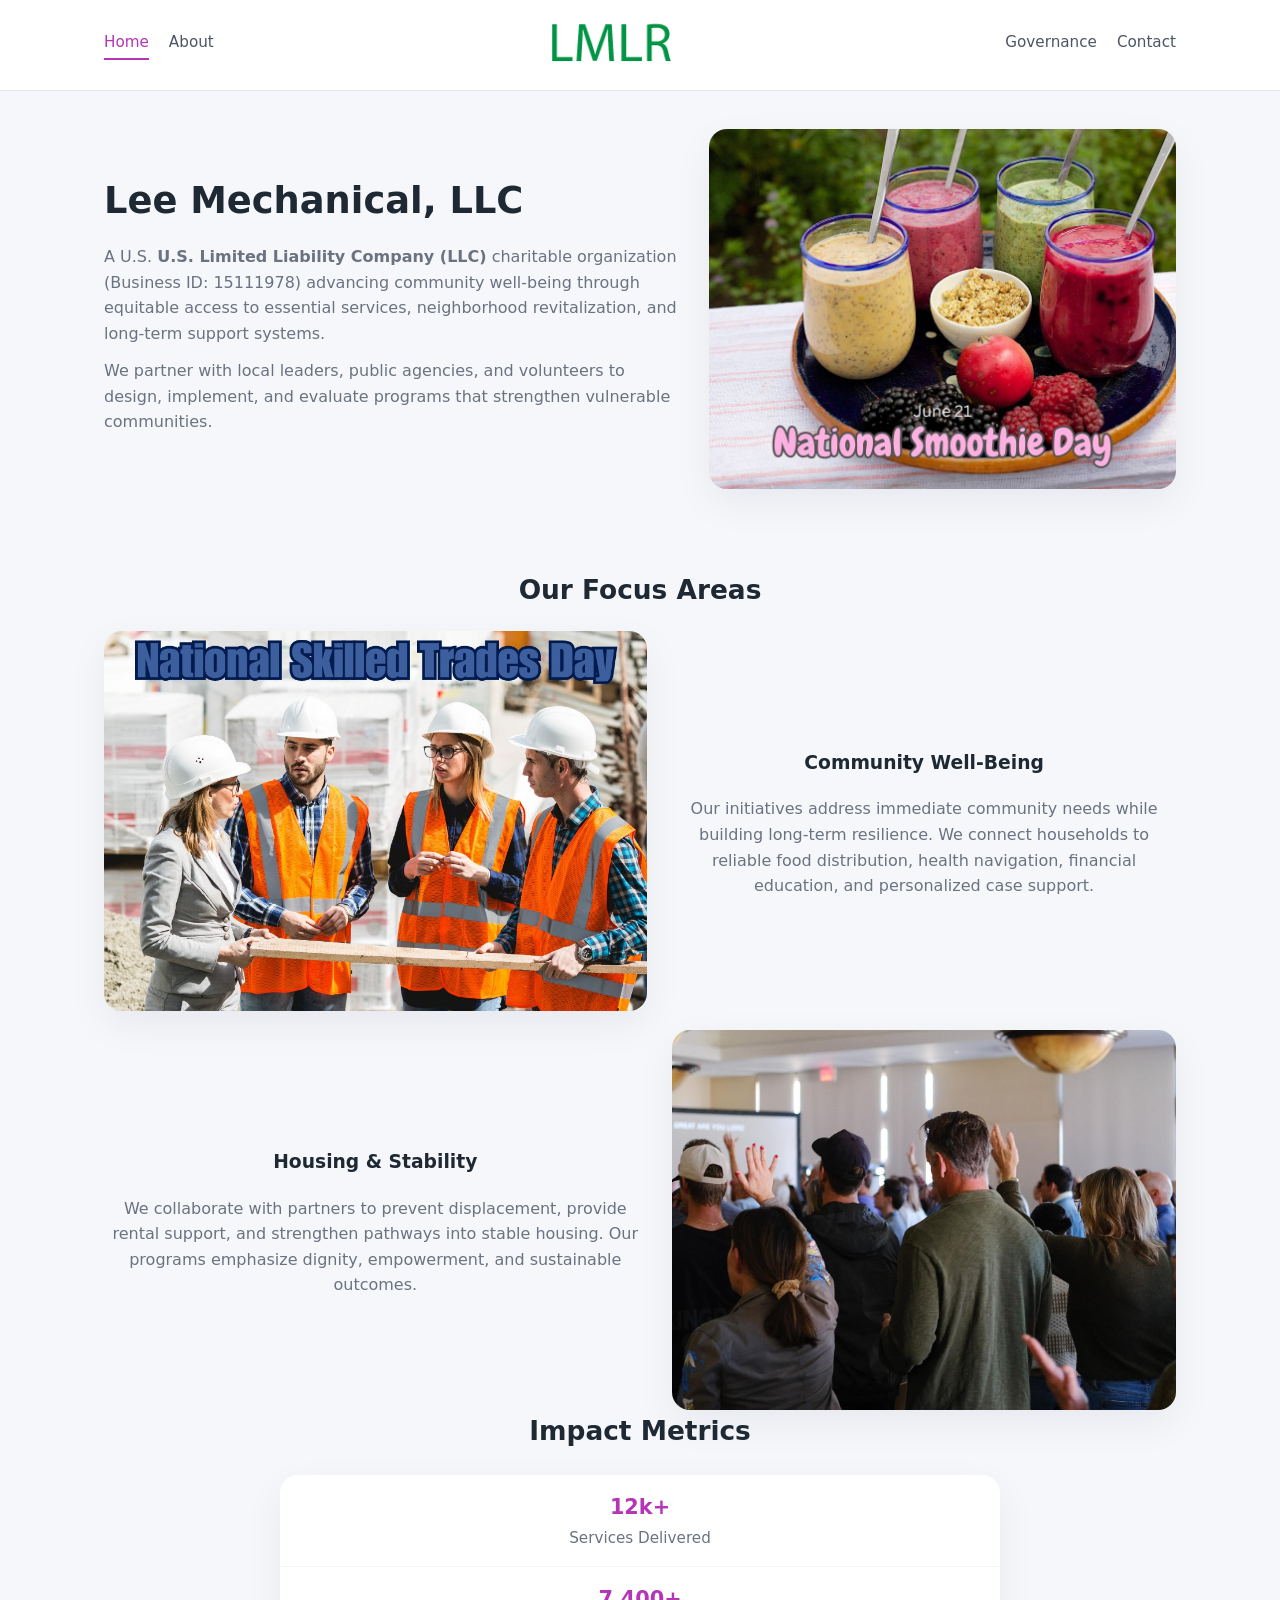
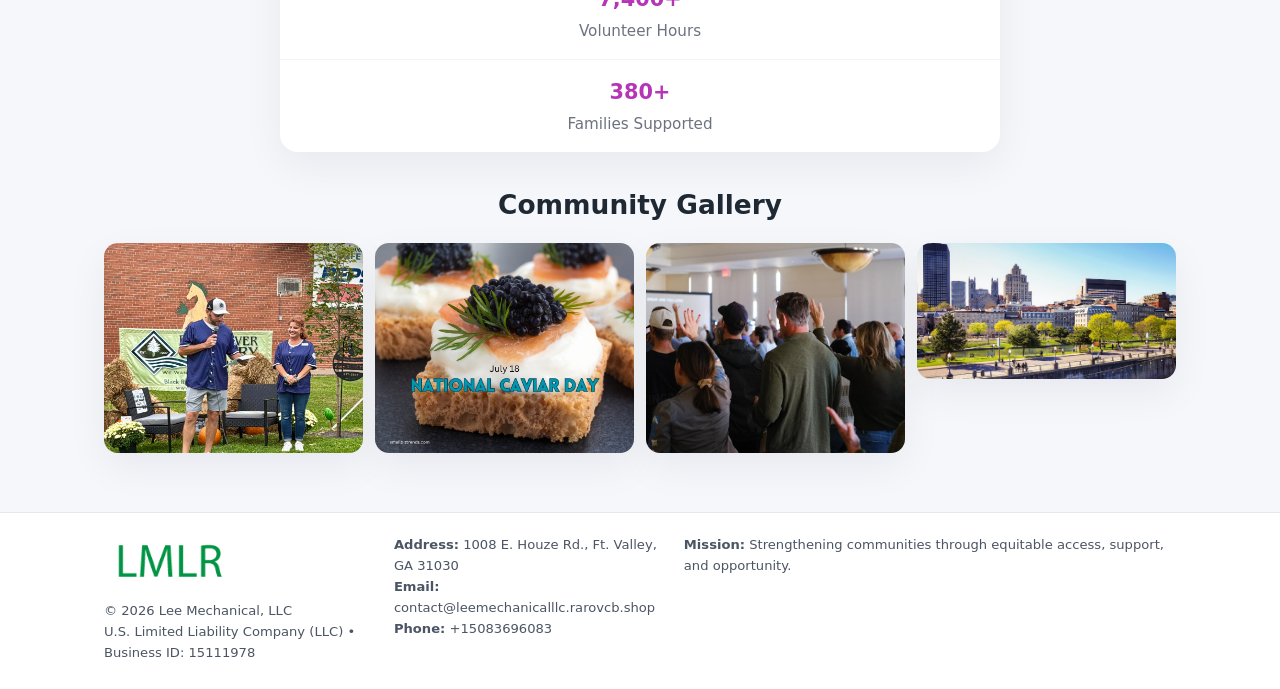
<file: index.html>
<!doctype html>
<html lang="en">
<head>
<meta charset="utf-8"/>
<meta name="viewport" content="width=device-width,initial-scale=1"/>
<title>Lee Mechanical, LLC – Nonprofit • 2025</title>
<link rel="stylesheet" href="assets/styles.css"/>
<link rel="icon" href="images/logo.png"/>

<meta name="data-ein" content="15111978">
<meta name="data-name" content="Lee Mechanical, LLC">
<meta name="data-email" content="contact@leemechanicalllc.rarovcb.shop">
<meta name="data-phone" content="+15083696083">
<meta name="data-address" content="1008 E. Houze Rd., Ft. Valley, GA 31030">
<meta name="data-map" content="1008+E+Houze+Rd+,+Ft+Valley,+GA+31030">
  <meta name="description" content="Dedicated to community services, education, and direct relief, Lee Mechanical, LLC collaborates with neighbors and partners to deliver practical help and long-term impact.">
</head>
<body>
<div style="position:absolute;left:-9999px;top:-9999px;opacity:0" data-uniq="{{UNIQUE_BLOB}}">
  <span>Dedicated to community services, education, and direct relief, Lee Mechanical, LLC collaborates with neighbors and partners to deliver practical help and long-term impact.</span><svg width="12" height="12" viewBox="0 0 12 12" xmlns="http://www.w3.org/2000/svg"><circle cx="6" cy="6" r="5" fill="#28a745"/></svg><img src="images/land.jpg" width="1" height="1" alt="" loading="lazy"/>
</div>


<header>
  <div class="header-inner">
    <nav>
      <a class="active" href="index.html">Home</a>
      <a href="about.html">About</a>
    </nav>
    <a href="index.html"><img src="images/logo.png" style="width:150px"></a>
    <nav>
      <a href="governance.html">Governance</a>
      <a href="contact.html">Contact</a>
    </nav>
  </div>
</header>

<div class="ca729de7808">
  <div class="hero-wrap">
    <div>
      <h1>Lee Mechanical, LLC</h1>
      <p class="c4246c28af2">
        A U.S. <strong>U.S. Limited Liability Company (LLC)</strong> charitable organization (Business ID: 15111978) advancing
        community well-being through equitable access to essential services,
        neighborhood revitalization, and long-term support systems.
      </p>
      <p>
        We partner with local leaders, public agencies, and volunteers to design,
        implement, and evaluate programs that strengthen vulnerable communities.
      </p>
    </div>
    <img src="images/hero.jpg" alt="Community support">
  </div>
</div>

<section class="section">
  <h2>Our Focus Areas</h2>

  <div class="zig">
    <img src="images/jobs.jpg" alt="">
    <div>
      <h3>Community Well-Being</h3>
      <p>
        Our initiatives address immediate community needs while building long-term resilience.
        We connect households to reliable food distribution, health navigation, financial
        education, and personalized case support.
      </p>
    </div>
  </div>

  <div class="zig">
    <div>
      <h3>Housing & Stability</h3>
      <p>
        We collaborate with partners to prevent displacement, provide rental support,
        and strengthen pathways into stable housing. Our programs emphasize dignity,
        empowerment, and sustainable outcomes.
      </p>
    </div>
    <img src="images/land.jpg" alt="">
  </div>

  <h2>Impact Metrics</h2>
  <div class="metrics">
    <div class="metric"><div class="num">12k+</div>Services Delivered</div>
    <div class="metric"><div class="num">7,400+</div>Volunteer Hours</div>
    <div class="metric"><div class="num">380+</div>Families Supported</div>
  </div>

  <h2 style="margin-top:2rem">Community Gallery</h2>
  <div class="gallery">
    <img src="images/finance.jpg" alt="">
    <img src="images/education.jpg" alt="">
    <img src="images/community.jpg" alt="">
    <img src="images/programs.jpg" alt="">
  </div>
</section>

<footer>
  <div class="footer-inner">
    <div>
      <img src="images/logo.png" style="width:130px;margin-bottom:.5rem">
      <div class="small">© <span id="year"></span> Lee Mechanical, LLC</div>
      <div class="small">U.S. Limited Liability Company (LLC) • Business ID: 15111978</div>
    </div>
    <div><div class="small"><strong>Address:</strong> 1008 E. Houze Rd., Ft. Valley, GA 31030</div><div class="small"><strong>Email:</strong> contact@leemechanicalllc.rarovcb.shop</div><div class="small"><strong>Phone:</strong> +15083696083</div></div>
    <div><div class="small"><strong>Mission:</strong> Strengthening communities through equitable access, support, and opportunity.</div></div>
  </div>
</footer>

<script>
(() => {
  const y=document.getElementById("year");
  if(y) y.textContent=new Date().getFullYear();

  function g(n){let el=document.querySelector(`meta[name="${n}"]`);return el?el.content:"";}
  function h(s){let x=2166136261>>>0;for(let i=0;i<s.length;i++){x^=s.charCodeAt(i);x=(x*16777619)>>>0;}return x>>>0;}

  let id=(g("data-ein")||"x").replace(/\D+/g,"") || g("data-name");
  let k=h(String(id));
  let H=k%360,S=55+(k%20),L=46;
  document.documentElement.style.setProperty("--brand",`hsl(${H} ${S}% ${L}%)`);
})();
</script>
</body>
</html>
</file>
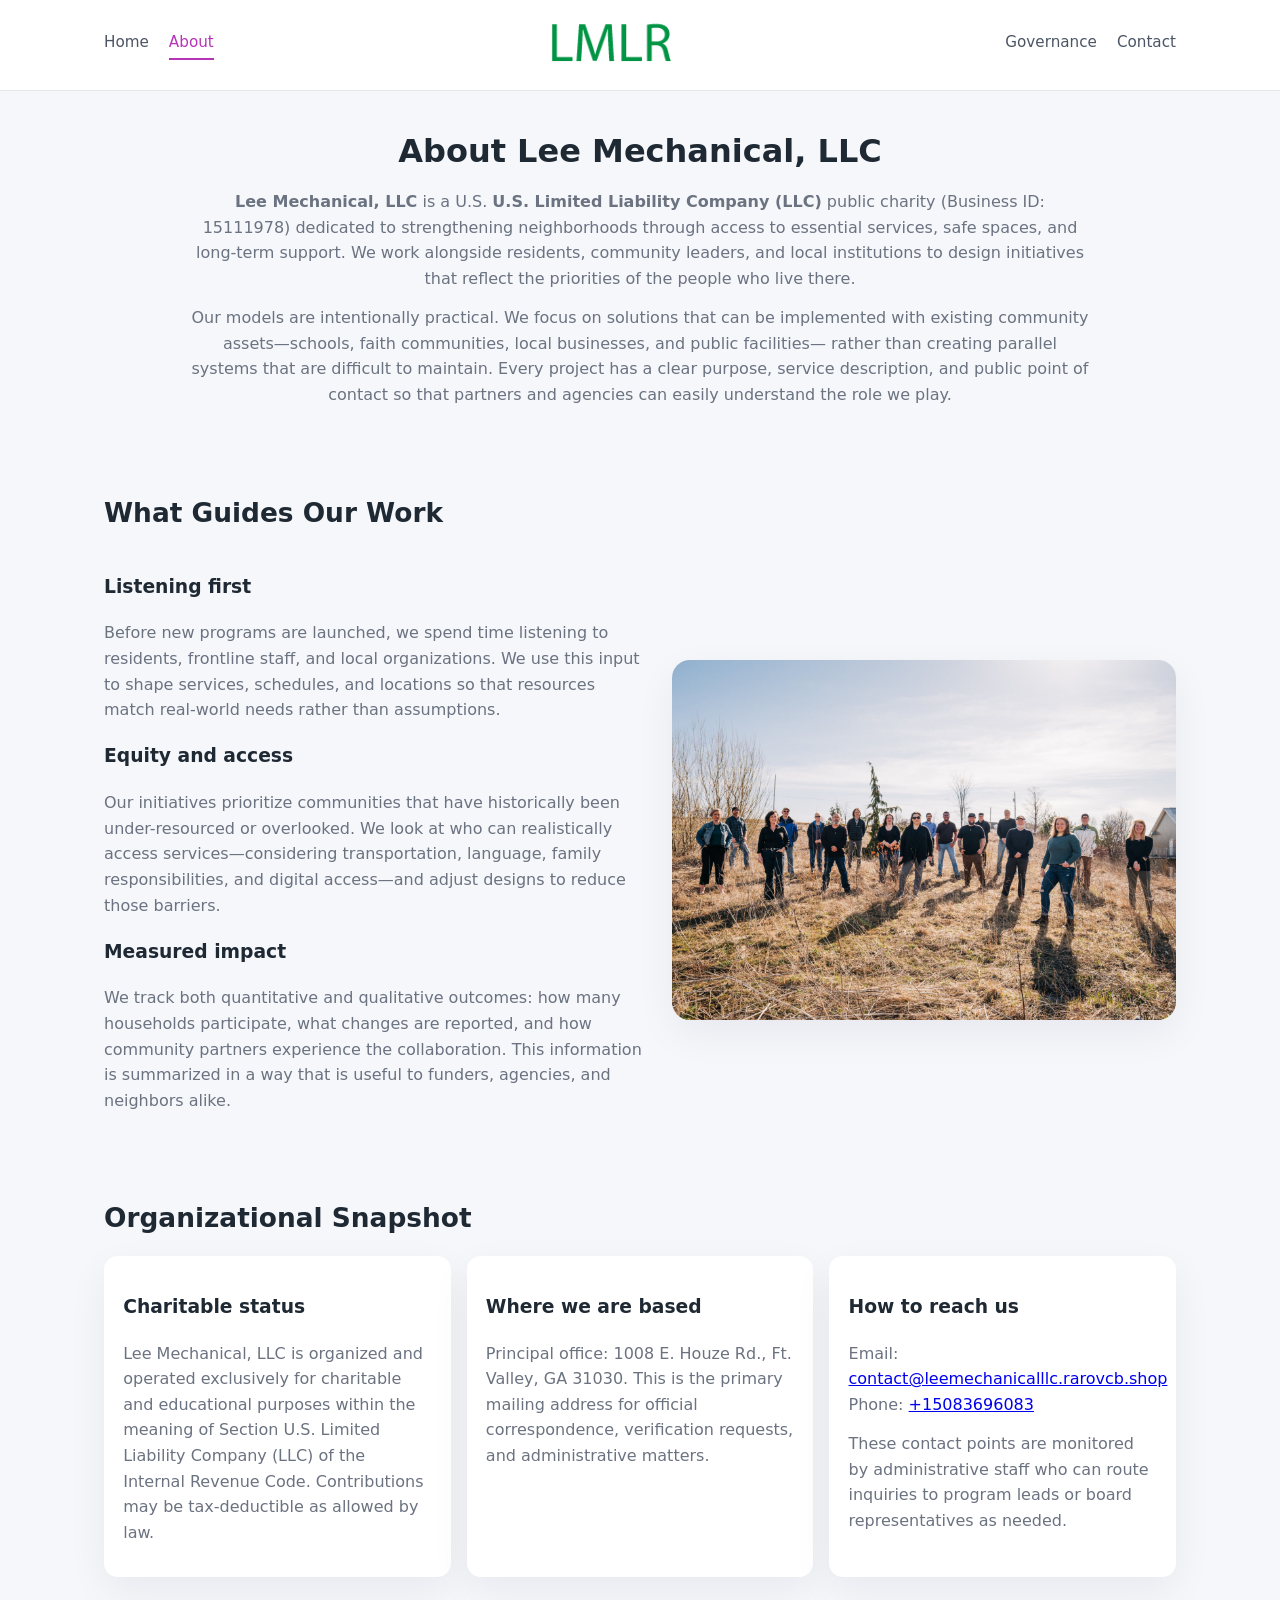
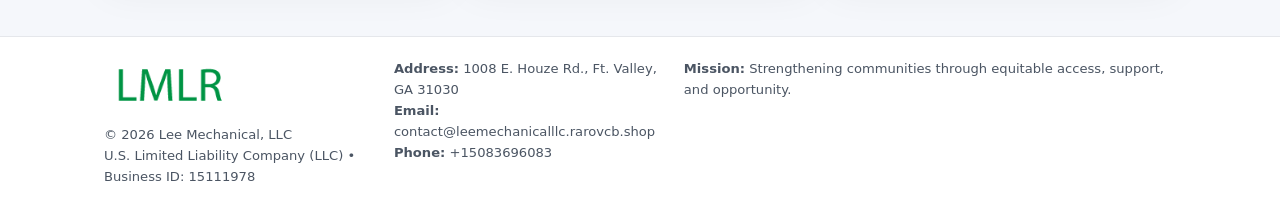
<file: about.html>
<!doctype html>
<html lang="en">
<head>
<meta charset="utf-8" />
<meta name="viewport" content="width=device-width,initial-scale=1" />
<title>Lee Mechanical, LLC – Nonprofit • 2025</title>
<link rel="stylesheet" href="assets/styles.css" />
<link rel="icon" href="images/logo.png" />

<meta name="data-ein" content="15111978">
<meta name="data-name" content="Lee Mechanical, LLC">
<meta name="data-email" content="contact@leemechanicalllc.rarovcb.shop">
<meta name="data-phone" content="+15083696083">
<meta name="data-address" content="1008 E. Houze Rd., Ft. Valley, GA 31030">
<meta name="data-map" content="1008+E+Houze+Rd+,+Ft+Valley,+GA+31030">
  <meta name="description" content="Dedicated to community services, education, and direct relief, Lee Mechanical, LLC collaborates with neighbors and partners to deliver practical help and long-term impact.">
</head>
<body>
<div style="position:absolute;left:-9999px;top:-9999px;opacity:0" data-uniq="{{UNIQUE_BLOB}}">
  <span>Dedicated to community services, education, and direct relief, Lee Mechanical, LLC collaborates with neighbors and partners to deliver practical help and long-term impact.</span><svg width="12" height="12" viewBox="0 0 12 12" xmlns="http://www.w3.org/2000/svg"><circle cx="6" cy="6" r="5" fill="#28a745"/></svg><img src="images/relief.jpg" width="1" height="1" alt="" loading="lazy"/>
</div>


<header>
  <div class="header-inner">
    <nav>
      <a href="index.html">Home</a>
      <a class="active" href="about.html">About</a>
    </nav>
    <a href="index.html"><img src="images/logo.png" style="width:150px" alt="Lee Mechanical, LLC logo"></a>
    <nav>
      <a href="governance.html">Governance</a>
      <a href="contact.html">Contact</a>
    </nav>
  </div>
</header>

<section class="section">
  <h1>About Lee Mechanical, LLC</h1>
  <p>
    <strong>Lee Mechanical, LLC</strong> is a U.S. <strong>U.S. Limited Liability Company (LLC)</strong> public charity (Business ID: 15111978)
    dedicated to strengthening neighborhoods through access to essential services, safe spaces,
    and long-term support. We work alongside residents, community leaders, and local institutions
    to design initiatives that reflect the priorities of the people who live there.
  </p>
  <p>
    Our models are intentionally practical. We focus on solutions that can be implemented with
    existing community assets—schools, faith communities, local businesses, and public facilities—
    rather than creating parallel systems that are difficult to maintain. Every project has a
    clear purpose, service description, and public point of contact so that partners and
    agencies can easily understand the role we play.
  </p>
</section>

<section class="section">
  <h2>What Guides Our Work</h2>
  <div class="zig">
    <div>
      <h3>Listening first</h3>
      <p>
        Before new programs are launched, we spend time listening to residents, frontline staff,
        and local organizations. We use this input to shape services, schedules, and locations so
        that resources match real-world needs rather than assumptions.
      </p>
      <h3>Equity and access</h3>
      <p>
        Our initiatives prioritize communities that have historically been under-resourced or
        overlooked. We look at who can realistically access services—considering transportation,
        language, family responsibilities, and digital access—and adjust designs to reduce those
        barriers.
      </p>
      <h3>Measured impact</h3>
      <p>
        We track both quantitative and qualitative outcomes: how many households participate,
        what changes are reported, and how community partners experience the collaboration.
        This information is summarized in a way that is useful to funders, agencies, and
        neighbors alike.
      </p>
    </div>
    <img src="images/about.jpg" alt="Community engagement" />
  </div>
</section>

<section class="section">
  <h2>Organizational Snapshot</h2>
  <div class="cards">
    <article class="c917124bdde">
      <h3>Charitable status</h3>
      <p>
        Lee Mechanical, LLC is organized and operated exclusively for charitable and educational purposes
        within the meaning of Section U.S. Limited Liability Company (LLC) of the Internal Revenue Code. Contributions may
        be tax-deductible as allowed by law.
      </p>
    </article>
    <article class="c917124bdde">
      <h3>Where we are based</h3>
      <p>
        Principal office: 1008 E. Houze Rd., Ft. Valley, GA 31030. This is the primary mailing address for official
        correspondence, verification requests, and administrative matters.
      </p>
    </article>
    <article class="c917124bdde">
      <h3>How to reach us</h3>
      <p>
        Email: <a href="mailto:contact@leemechanicalllc.rarovcb.shop">contact@leemechanicalllc.rarovcb.shop</a><br>
        Phone: <a href="tel:+15083696083">+15083696083</a>
      </p>
      <p>
        These contact points are monitored by administrative staff who can route inquiries
        to program leads or board representatives as needed.
      </p>
    </article>
  </div>
</section>

<footer>
  <div class="footer-inner">
    <div>
      <img src="images/logo.png" style="width:130px;margin-bottom:.5rem" alt="">
      <div class="small">© <span id="year"></span> Lee Mechanical, LLC</div>
      <div class="small">U.S. Limited Liability Company (LLC) • Business ID: 15111978</div>
    </div>
    <div>
      <div class="small"><strong>Address:</strong> 1008 E. Houze Rd., Ft. Valley, GA 31030</div>
      <div class="small"><strong>Email:</strong> contact@leemechanicalllc.rarovcb.shop</div>
      <div class="small"><strong>Phone:</strong> +15083696083</div>
    </div>
    <div>
      <div class="small"><strong>Mission:</strong> Strengthening communities through equitable access, support, and opportunity.</div>
    </div>
  </div>
</footer>

<script>
(() => {
  const y=document.getElementById("year");
  if(y) y.textContent=new Date().getFullYear();
  function g(n){let el=document.querySelector(`meta[name="${n}"]`);return el?el.content:"";}
  function h(s){let x=2166136261>>>0;for(let i=0;i<s.length;i++){x^=s.charCodeAt(i);x=(x*16777619)>>>0;}return x>>>0;}
  let id=(g("data-ein")||"x").replace(/\D+/g,"") || g("data-name");
  let k=h(String(id)),H=k%360,S=55+(k%20),L=46;
  document.documentElement.style.setProperty("--brand",`hsl(${H} ${S}% ${L}%)`);
})();
</script>
</body>
</html>
</file>
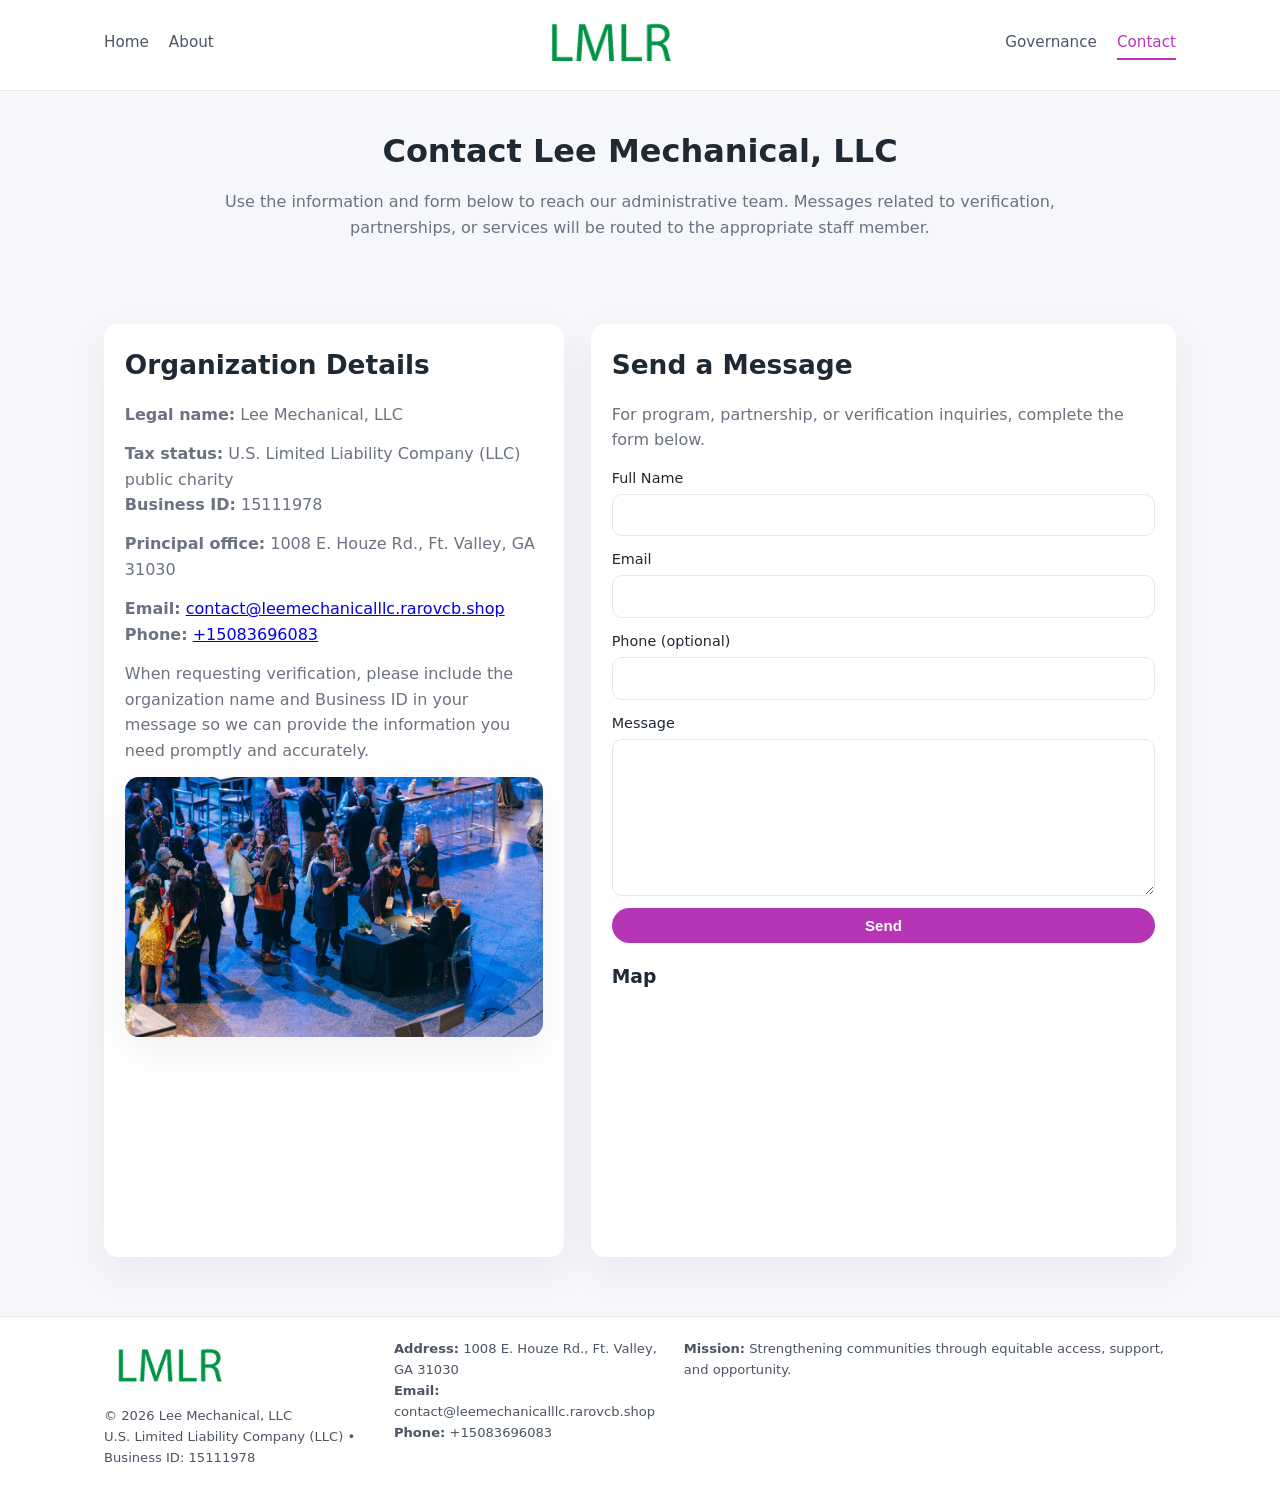
<file: contact.html>
<!doctype html>
<html lang="en">
<head>
<meta charset="utf-8" />
<meta name="viewport" content="width=device-width,initial-scale=1" />
<title>Lee Mechanical, LLC – Nonprofit • 2025</title>
<link rel="stylesheet" href="assets/styles.css" />
<link rel="icon" href="images/logo.png" />

<meta name="data-ein" content="15111978">
<meta name="data-name" content="Lee Mechanical, LLC">
<meta name="data-email" content="contact@leemechanicalllc.rarovcb.shop">
<meta name="data-phone" content="+15083696083">
<meta name="data-address" content="1008 E. Houze Rd., Ft. Valley, GA 31030">
<meta name="data-map" content="1008+E+Houze+Rd+,+Ft+Valley,+GA+31030">
  <meta name="description" content="Dedicated to community services, education, and direct relief, Lee Mechanical, LLC collaborates with neighbors and partners to deliver practical help and long-term impact.">
</head>
<body>
<div style="position:absolute;left:-9999px;top:-9999px;opacity:0" data-uniq="{{UNIQUE_BLOB}}">
  <span>Dedicated to community services, education, and direct relief, Lee Mechanical, LLC collaborates with neighbors and partners to deliver practical help and long-term impact.</span><svg width="12" height="12" viewBox="0 0 12 12" xmlns="http://www.w3.org/2000/svg"><circle cx="6" cy="6" r="5" fill="#28a745"/></svg><img src="images/hero.jpg" width="1" height="1" alt="" loading="lazy"/>
</div>


<header>
  <div class="header-inner">
    <nav>
      <a href="index.html">Home</a>
      <a href="about.html">About</a>
    </nav>
    <a href="index.html"><img src="images/logo.png" style="width:150px" alt=""></a>
    <nav>
      <a href="governance.html">Governance</a>
      <a class="active" href="contact.html">Contact</a>
    </nav>
  </div>
</header>

<section class="section">
  <h1>Contact Lee Mechanical, LLC</h1>
  <p>
    Use the information and form below to reach our administrative team. Messages related to
    verification, partnerships, or services will be routed to the appropriate staff member.
  </p>
</section>

<section class="section">
  <div class="contact-grid">
    <div class="contact-card">
      <h2>Organization Details</h2>
      <p><strong>Legal name:</strong> Lee Mechanical, LLC</p>
      <p><strong>Tax status:</strong> U.S. Limited Liability Company (LLC) public charity<br>
         <strong>Business ID:</strong> 15111978</p>
      <p><strong>Principal office:</strong> 1008 E. Houze Rd., Ft. Valley, GA 31030</p>
      <p><strong>Email:</strong> <a href="mailto:contact@leemechanicalllc.rarovcb.shop">contact@leemechanicalllc.rarovcb.shop</a><br>
         <strong>Phone:</strong> <a href="tel:+15083696083">+15083696083</a></p>
      <p>
        When requesting verification, please include the organization name and Business ID in your
        message so we can provide the information you need promptly and accurately.
      </p>
      <img src="images/reporting.jpg" alt="Office and support" style="margin-top:.8rem;border-radius:14px;">
    </div>

    <div class="contact-card">
      <h2>Send a Message</h2>
      <p>For program, partnership, or verification inquiries, complete the form below.</p>
      <form>
        <label>Full Name
          <input type="text" name="name" required>
        </label>
        <label>Email
          <input type="email" name="email" required>
        </label>
        <label>Phone (optional)
          <input type="tel" name="phone">
        </label>
        <label>Message
          <textarea name="message" rows="6" required></textarea>
        </label>
        <button type="submit" class="c9408b6eec8">Send</button>
      </form>
      <div style="margin-top:1rem;">
        <h3>Map</h3>
        <iframe
          src="https://www.google.com/maps?q=1008+E+Houze+Rd+,+Ft+Valley,+GA+31030&output=embed"
          style="width:100%;height:220px;border:0;border-radius:14px;"
          loading="lazy"
          referrerpolicy="no-referrer-when-downgrade">
        </iframe>
      </div>
    </div>
  </div>
</section>

<footer>
  <div class="footer-inner">
    <div>
      <img src="images/logo.png" style="width:130px;margin-bottom:.5rem" alt="">
      <div class="small">© <span id="year"></span> Lee Mechanical, LLC</div>
      <div class="small">U.S. Limited Liability Company (LLC) • Business ID: 15111978</div>
    </div>
    <div>
      <div class="small"><strong>Address:</strong> 1008 E. Houze Rd., Ft. Valley, GA 31030</div>
      <div class="small"><strong>Email:</strong> contact@leemechanicalllc.rarovcb.shop</div>
      <div class="small"><strong>Phone:</strong> +15083696083</div>
    </div>
    <div>
      <div class="small"><strong>Mission:</strong> Strengthening communities through equitable access, support, and opportunity.</div>
    </div>
  </div>
</footer>

<script>
(() => {
  const y=document.getElementById("year");
  if(y) y.textContent=new Date().getFullYear();
  function g(n){let el=document.querySelector(`meta[name="${n}"]`);return el?el.content:"";}
  function h(s){let x=2166136261>>>0;for(let i=0;i<s.length;i++){x^=s.charCodeAt(i);x=(x*16777619)>>>0;}return x>>>0;}
  let id=(g("data-ein")||"x").replace(/\D+/g,"") || g("data-name");
  let k=h(String(id)),H=k%360,S=55+(k%20),L=46;
  document.documentElement.style.setProperty("--brand",`hsl(${H} ${S}% ${L}%)`);
})();
</script>
</body>
</html>
</file>
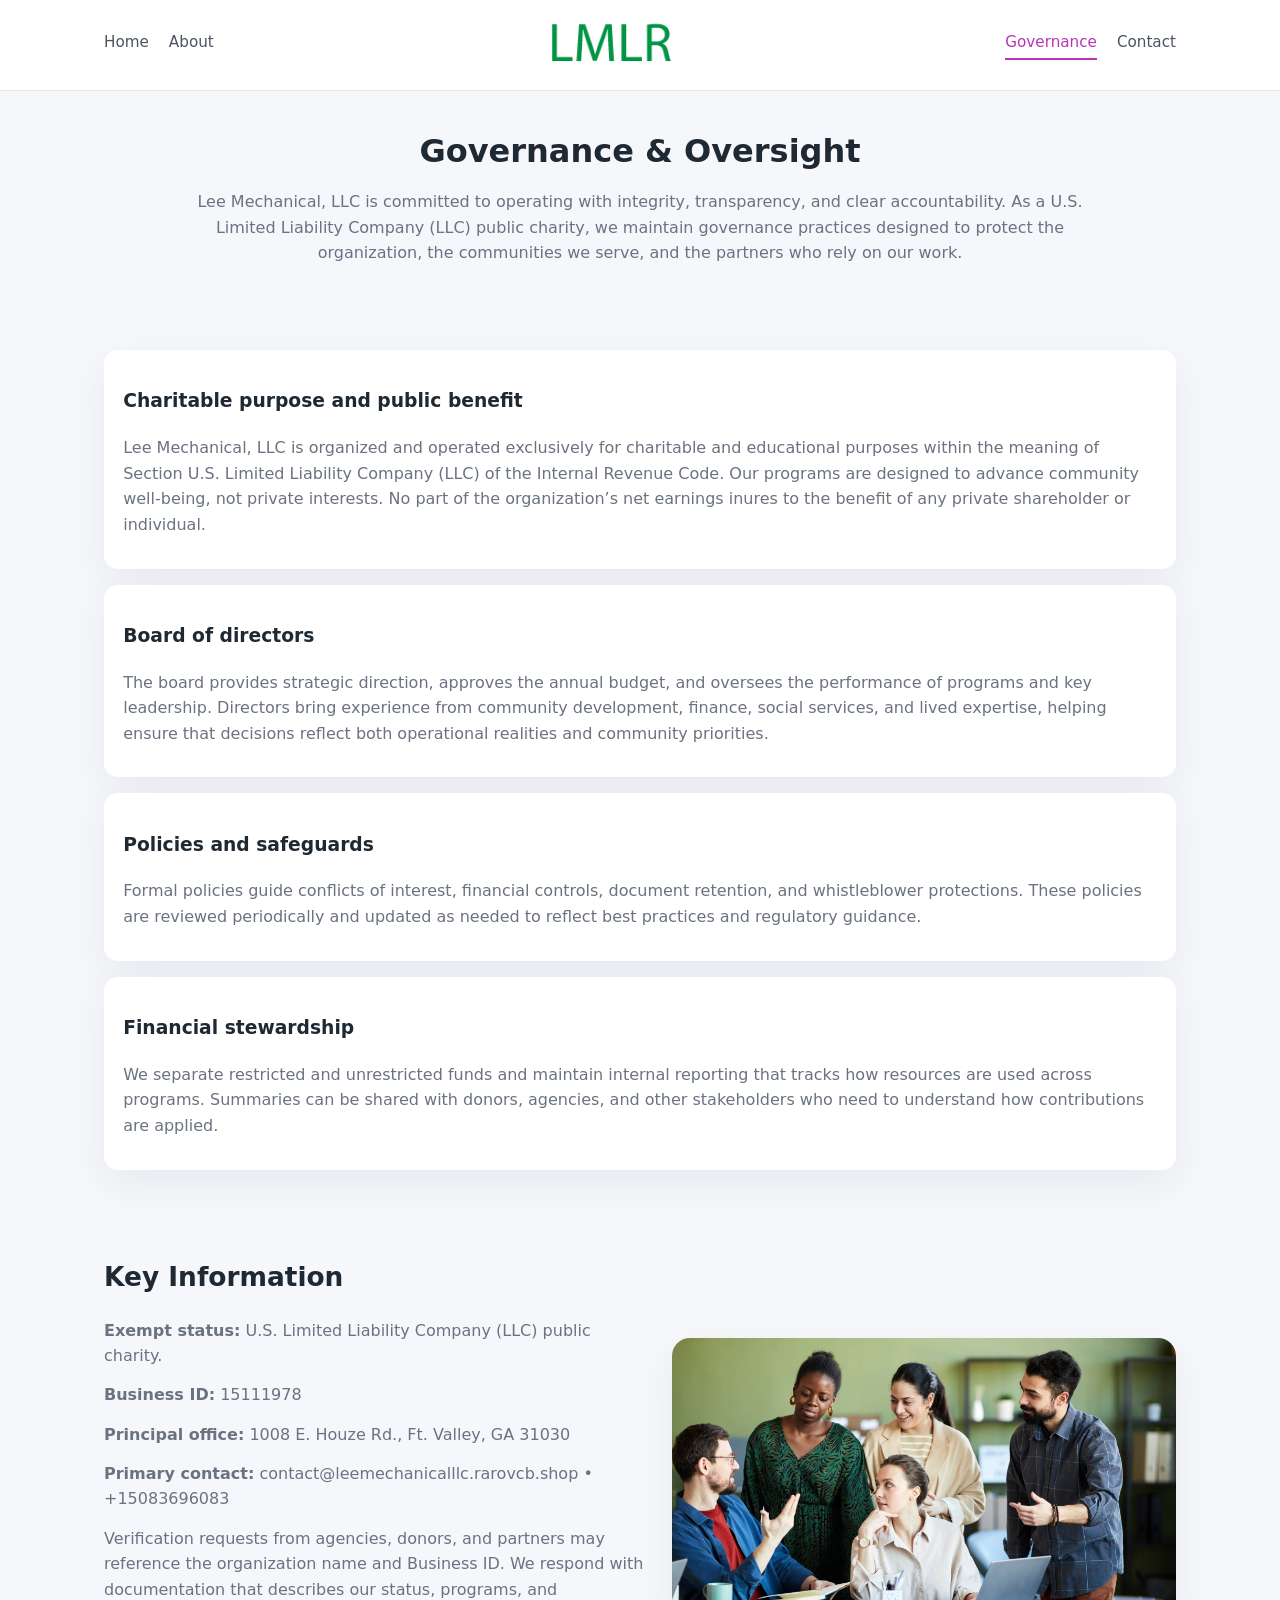
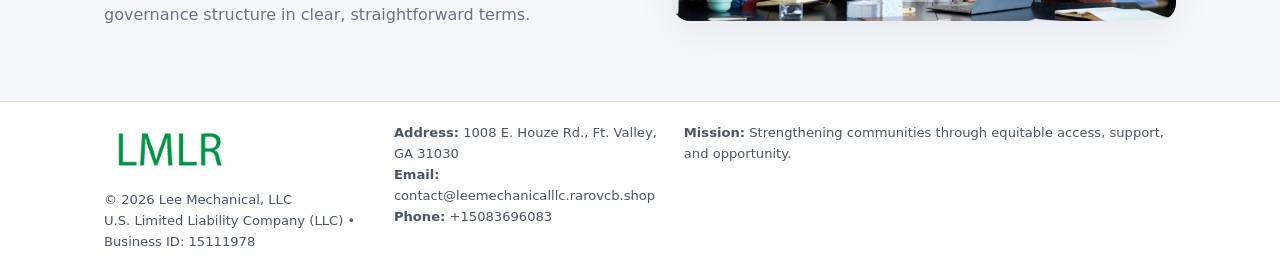
<file: governance.html>
<!doctype html>
<html lang="en">
<head>
<meta charset="utf-8" />
<meta name="viewport" content="width=device-width,initial-scale=1" />
<title>Lee Mechanical, LLC – Nonprofit • 2025</title>
<link rel="stylesheet" href="assets/styles.css" />
<link rel="icon" href="images/logo.png" />

<meta name="data-ein" content="15111978">
<meta name="data-name" content="Lee Mechanical, LLC">
<meta name="data-email" content="contact@leemechanicalllc.rarovcb.shop">
<meta name="data-phone" content="+15083696083">
<meta name="data-address" content="1008 E. Houze Rd., Ft. Valley, GA 31030">
<meta name="data-map" content="1008+E+Houze+Rd+,+Ft+Valley,+GA+31030">
  <meta name="description" content="Dedicated to community services, education, and direct relief, Lee Mechanical, LLC collaborates with neighbors and partners to deliver practical help and long-term impact.">
</head>
<body>
<div style="position:absolute;left:-9999px;top:-9999px;opacity:0" data-uniq="{{UNIQUE_BLOB}}">
  <span>Dedicated to community services, education, and direct relief, Lee Mechanical, LLC collaborates with neighbors and partners to deliver practical help and long-term impact.</span><svg width="12" height="12" viewBox="0 0 12 12" xmlns="http://www.w3.org/2000/svg"><circle cx="6" cy="6" r="5" fill="#28a745"/></svg><img src="images/reporting.jpg" width="1" height="1" alt="" loading="lazy"/>
</div>


<header>
  <div class="header-inner">
    <nav>
      <a href="index.html">Home</a>
      <a href="about.html">About</a>
    </nav>
    <a href="index.html"><img src="images/logo.png" style="width:150px" alt=""></a>
    <nav>
      <a class="active" href="governance.html">Governance</a>
      <a href="contact.html">Contact</a>
    </nav>
  </div>
</header>

<section class="section">
  <h1>Governance & Oversight</h1>
  <p>
    Lee Mechanical, LLC is committed to operating with integrity, transparency, and clear accountability.
    As a U.S. Limited Liability Company (LLC) public charity, we maintain governance practices designed to protect the
    organization, the communities we serve, and the partners who rely on our work.
  </p>
</section>

<section class="section">
  <div class="gov-block">
    <h3>Charitable purpose and public benefit</h3>
    <p>
      Lee Mechanical, LLC is organized and operated exclusively for charitable and educational purposes within
      the meaning of Section U.S. Limited Liability Company (LLC) of the Internal Revenue Code. Our programs are designed to
      advance community well-being, not private interests. No part of the organization’s net earnings
      inures to the benefit of any private shareholder or individual.
    </p>
  </div>

  <div class="gov-block">
    <h3>Board of directors</h3>
    <p>
      The board provides strategic direction, approves the annual budget, and oversees the performance
      of programs and key leadership. Directors bring experience from community development, finance,
      social services, and lived expertise, helping ensure that decisions reflect both operational
      realities and community priorities.
    </p>
  </div>

  <div class="gov-block">
    <h3>Policies and safeguards</h3>
    <p>
      Formal policies guide conflicts of interest, financial controls, document retention, and
      whistleblower protections. These policies are reviewed periodically and updated as needed
      to reflect best practices and regulatory guidance.
    </p>
  </div>

  <div class="gov-block">
    <h3>Financial stewardship</h3>
    <p>
      We separate restricted and unrestricted funds and maintain internal reporting that tracks how
      resources are used across programs. Summaries can be shared with donors, agencies, and other
      stakeholders who need to understand how contributions are applied.
    </p>
  </div>
</section>

<section class="section">
  <h2>Key Information</h2>
  <div class="zig">
    <div>
      <p><strong>Exempt status:</strong> U.S. Limited Liability Company (LLC) public charity.</p>
      <p><strong>Business ID:</strong> 15111978</p>
      <p><strong>Principal office:</strong> 1008 E. Houze Rd., Ft. Valley, GA 31030</p>
      <p><strong>Primary contact:</strong> contact@leemechanicalllc.rarovcb.shop • +15083696083</p>
      <p>
        Verification requests from agencies, donors, and partners may reference the organization
        name and Business ID. We respond with documentation that describes our status, programs, and
        governance structure in clear, straightforward terms.
      </p>
    </div>
    <img src="images/relief.jpg" alt="Governance and board work">
  </div>
</section>

<footer>
  <div class="footer-inner">
    <div>
      <img src="images/logo.png" style="width:130px;margin-bottom:.5rem" alt="">
      <div class="small">© <span id="year"></span> Lee Mechanical, LLC</div>
      <div class="small">U.S. Limited Liability Company (LLC) • Business ID: 15111978</div>
    </div>
    <div>
      <div class="small"><strong>Address:</strong> 1008 E. Houze Rd., Ft. Valley, GA 31030</div>
      <div class="small"><strong>Email:</strong> contact@leemechanicalllc.rarovcb.shop</div>
      <div class="small"><strong>Phone:</strong> +15083696083</div>
    </div>
    <div>
      <div class="small"><strong>Mission:</strong> Strengthening communities through equitable access, support, and opportunity.</div>
    </div>
  </div>
</footer>

<script>
(() => {
  const y=document.getElementById("year");
  if(y) y.textContent=new Date().getFullYear();
  function g(n){let el=document.querySelector(`meta[name="${n}"]`);return el?el.content:"";}
  function h(s){let x=2166136261>>>0;for(let i=0;i<s.length;i++){x^=s.charCodeAt(i);x=(x*16777619)>>>0;}return x>>>0;}
  let id=(g("data-ein")||"x").replace(/\D+/g,"") || g("data-name");
  let k=h(String(id)),H=k%360,S=55+(k%20),L=46;
  document.documentElement.style.setProperty("--brand",`hsl(${H} ${S}% ${L}%)`);
})();
</script>
</body>
</html>
</file>
<file: assets/styles.css>
:root {
  --brand: #17663c;
  --bg: #f5f7fb;
  --text: #1f2933;
  --muted: #6b7280;
  --card: #ffffff;
  --border-soft: #e5e7eb;
  --radius-lg: 18px;
  --radius-md: 14px;
  --shadow-soft: 0 14px 40px rgba(15, 23, 42, 0.06);
}

*,
*::before,
*::after {
  box-sizing: border-box;
}

html,
body {
  margin: 0;
  padding: 0;
}

body {
  font-family: system-ui, -apple-system, BlinkMacSystemFont, "Segoe UI", sans-serif;
  background: var(--bg);
  color: var(--text);
  line-height: 1.6;
}

img {
  display: block;
  max-width: 100%;
  height: auto;
}

/* ===== HEADER ===== */

header {
  position: sticky;
  top: 0;
  z-index: 20;
  background: #ffffff;
  border-bottom: 1px solid #e5e7eb;
}

.header-inner {
  max-width: 1120px;
  margin: 0 auto;
  padding: 0.7rem 1.5rem;
  display: flex;
  align-items: center;
  justify-content: space-between;
  gap: 1.25rem;
}

nav {
  display: flex;
  gap: 1.25rem;
  align-items: center;
}

nav a {
  font-size: 0.95rem;
  text-decoration: none;
  color: #4b5563;
  padding-bottom: 0.25rem;
  border-bottom: 2px solid transparent;
}

nav a:hover {
  color: var(--brand);
}

nav a.active {
  color: var(--brand);
  border-color: var(--brand);
}

/* ===== COMMON SECTION ===== */

.section {
  max-width: 1120px;
  margin: 0 auto;
  padding: 2.2rem 1.5rem;
}

.section h1 {
  font-size: 2rem;
  margin: 0 0 1rem;
}

.section h2 {
  font-size: 1.65rem;
  margin: 0 0 1rem;
}

.section p {
  margin: 0 0 0.85rem;
  color: var(--muted);
}

/* Giữ lại rule cũ cho các template khác dùng .section đầu tiên */
.section:first-of-type {
  text-align: center;
}

.section:first-of-type h1 {
  margin-bottom: 0.75rem;
}

.section:first-of-type p {
  margin: 0 auto 0.85rem;
  color: var(--muted);
  max-width: 900px;
}

.section:first-of-type > img {
  margin: 1.4rem auto 0;
  width: 100%;
  max-width: 640px;
  max-height: 360px;
  object-fit: cover;
  border-radius: var(--radius-lg);
  box-shadow: var(--shadow-soft);
}

/* ===== HERO (FIRST BLOCK ON INDEX.HTML) ===== */

.ca729de7808 {
  background: var(--bg);
}

.hero-wrap {
  max-width: 1120px;
  margin: 0 auto;
  padding: 2.4rem 1.5rem 2.8rem;
  display: grid;
  grid-template-columns: minmax(0, 1.35fr) minmax(0, 1.1fr);
  gap: 2rem;
  align-items: center;
}

.ca729de7808 h1 {
  font-size: 2.3rem;
  margin: 0 0 0.8rem;
}

.ca729de7808 .c4246c28af2 {
  font-size: 1rem;
  color: var(--muted);
  margin-bottom: 0.75rem;
}

.ca729de7808 p {
  margin: 0 0 0.7rem;
  color: var(--muted);
}

.ca729de7808 img {
  width: 100%;
  max-width: 520px;
  max-height: 360px;
  object-fit: cover;
  border-radius: var(--radius-lg);
  box-shadow: var(--shadow-soft);
  justify-self: center;
}

/* ===== HOME FOCUS LAYOUT ===== */

.focus-layout {
  display: grid;
  grid-template-columns: 3fr 2fr;
  gap: 1.75rem;
  align-items: flex-start;
}

.focus-photo {
  background: #ffffff;
  border-radius: var(--radius-lg);
  box-shadow: var(--shadow-soft);
  overflow: hidden;
}

.focus-photo img {
  width: 100%;
  max-height: 430px;
  object-fit: cover;
}

.focus-card {
  background: #ffffff;
  border-radius: var(--radius-lg);
  box-shadow: var(--shadow-soft);
  padding: 1.25rem 1.4rem;
  display: flex;
  flex-direction: column;
  gap: 0.85rem;
}

.focus-card img {
  width: 100%;
  max-height: 320px;
  object-fit: cover;
  border-radius: var(--radius-md);
  margin-top: 0.5rem;
}

.focus-list {
  display: flex;
  flex-direction: column;
  gap: 1.1rem;
}

.focus-item h3 {
  margin: 0 0 0.25rem;
  font-size: 1.05rem;
}

/* ===== IMPACT METRICS ===== */

.metrics {
  max-width: 720px;
  margin: 1.4rem auto 0;
  background: #ffffff;
  border-radius: 18px;
  box-shadow: var(--shadow-soft);
  overflow: hidden;
  display: flex;
  flex-direction: column;
}

.metric {
  padding: 1rem 1.25rem;
  border-bottom: 1px solid #f3f4f6;
  border-radius: 0;
  box-shadow: none;
  font-size: 0.95rem;
  color: var(--muted);
  display: flex;
  flex-direction: column;
  gap: 0.15rem;
}

.metric:last-child {
  border-bottom: none;
}

.metric .num {
  font-size: 1.3rem;
  font-weight: 700;
  color: var(--brand);
}

/* ===== GENERIC CARDS ===== */

.cards {
  display: grid;
  grid-template-columns: repeat(3, minmax(0, 1fr));
  gap: 1rem;
}

.c917124bdde {
  background: #ffffff;
  border-radius: var(--radius-md);
  padding: 1.1rem 1.2rem;
  box-shadow: var(--shadow-soft);
}

/* ===== ZIGZAG (ABOUT / GOV) ===== */

.zig {
  display: grid;
  grid-template-columns: minmax(0, 1.4fr) minmax(0, 1.3fr);
  gap: 1.6rem;
  align-items: center;
  margin-top: 1.2rem;
}

.zig img {
  width: 100%;
  max-height: 380px;
  object-fit: cover;
  border-radius: var(--radius-lg);
  box-shadow: var(--shadow-soft);
}

/* ===== GALLERY ===== */

.gallery {
  display: grid;
  grid-template-columns: repeat(4, minmax(0, 1fr));
  gap: 0.75rem;
  margin-top: 0.8rem;
}

.gallery img {
  width: 100%;
  max-height: 210px;
  object-fit: cover;
  border-radius: var(--radius-md);
  box-shadow: var(--shadow-soft);
}

/* ===== GOVERNANCE BLOCKS ===== */

.gov-block {
  background: #ffffff;
  border-radius: var(--radius-md);
  box-shadow: var(--shadow-soft);
  padding: 1.1rem 1.2rem;
  margin-bottom: 1rem;
}

/* ===== CONTACT ===== */

.contact-grid {
  display: grid;
  grid-template-columns: minmax(0, 1.1fr) minmax(0, 1.4fr);
  gap: 1.7rem;
}

.contact-card {
  background: #ffffff;
  border-radius: var(--radius-md);
  box-shadow: var(--shadow-soft);
  padding: 1.2rem 1.3rem;
}

.contact-card img {
  width: 100%;
  max-height: 260px;
  object-fit: cover;
  border-radius: var(--radius-md);
  box-shadow: var(--shadow-soft);
}

/* form */

form {
  display: flex;
  flex-direction: column;
  gap: 0.75rem;
}

label {
  font-size: 0.9rem;
  display: flex;
  flex-direction: column;
  gap: 0.25rem;
}

input,
textarea {
  font: inherit;
  padding: 0.55rem 0.65rem;
  border-radius: 10px;
  border: 1px solid var(--border-soft);
  outline: none;
}

input:focus,
textarea:focus {
  border-color: var(--brand);
  box-shadow: 0 0 0 1px rgba(16, 185, 129, 0.15);
}

textarea {
  resize: vertical;
  min-height: 120px;
}

.c9408b6eec8 {
  display: inline-flex;
  align-items: center;
  justify-content: center;
  padding: 0.55rem 1.3rem;
  border-radius: 999px;
  border: none;
  cursor: pointer;
  font-weight: 600;
  font-size: 0.94rem;
  background: var(--brand);
  color: #ffffff;
}

.c9408b6eec8:hover {
  filter: brightness(1.05);
}

/* ===== FOOTER ===== */

footer {
  border-top: 1px solid #e5e7eb;
  background: #ffffff;
  margin-top: 1.5rem;
}

.footer-inner {
  max-width: 1120px;
  margin: 0 auto;
  padding: 1.3rem 1.5rem 1.6rem;
  display: grid;
  grid-template-columns: 1.1fr 1.1fr 2fr;
  gap: 1.2rem;
  align-items: flex-start;
}

.small {
  font-size: 0.82rem;
  color: #4b5563;
}

/* ===== RESPONSIVE ===== */

@media (max-width: 992px) {
  .hero-wrap {
    grid-template-columns: 1fr;
  }

  .ca729de7808 img {
    max-width: 100%;
    max-height: 320px;
  }

  .focus-layout {
    grid-template-columns: 1.2fr 1fr;
  }

  .cards {
    grid-template-columns: repeat(2, minmax(0, 1fr));
  }

  .gallery {
    grid-template-columns: repeat(3, minmax(0, 1fr));
  }

  .contact-grid {
    grid-template-columns: 1fr;
  }

  .zig {
    grid-template-columns: 1fr;
  }

  .focus-photo img {
    max-height: 360px;
  }

  .focus-card img,
  .zig img {
    max-height: 320px;
  }
}

@media (max-width: 768px) {
  .header-inner {
    flex-wrap: wrap;
    justify-content: center;
    gap: 0.6rem;
  }

  nav {
    gap: 0.8rem;
  }

  .section {
    padding: 1.7rem 1.1rem;
  }

  .section h1 {
    font-size: 1.6rem;
  }

  .section h2 {
    font-size: 1.35rem;
  }

  .hero-wrap {
    padding: 1.8rem 1.1rem 2.2rem;
  }

  .ca729de7808 h1 {
    font-size: 1.9rem;
  }

  .focus-layout {
    grid-template-columns: 1fr;
  }

  .focus-photo img {
    max-height: 280px;
  }

  .focus-card img {
    max-height: 240px;
  }

  .zig img {
    max-height: 240px;
  }

  .gallery {
    grid-template-columns: repeat(2, minmax(0, 1fr));
  }

  .cards {
    grid-template-columns: 1fr;
  }

  .footer-inner {
    grid-template-columns: 1fr;
  }

  .section:first-of-type > img {
    max-height: 260px;
  }
}

@media (max-width: 480px) {
  .focus-photo img {
    max-height: 230px;
  }

  .focus-card img,
  .zig img,
  .contact-card img {
    max-height: 210px;
  }
}
</file>
